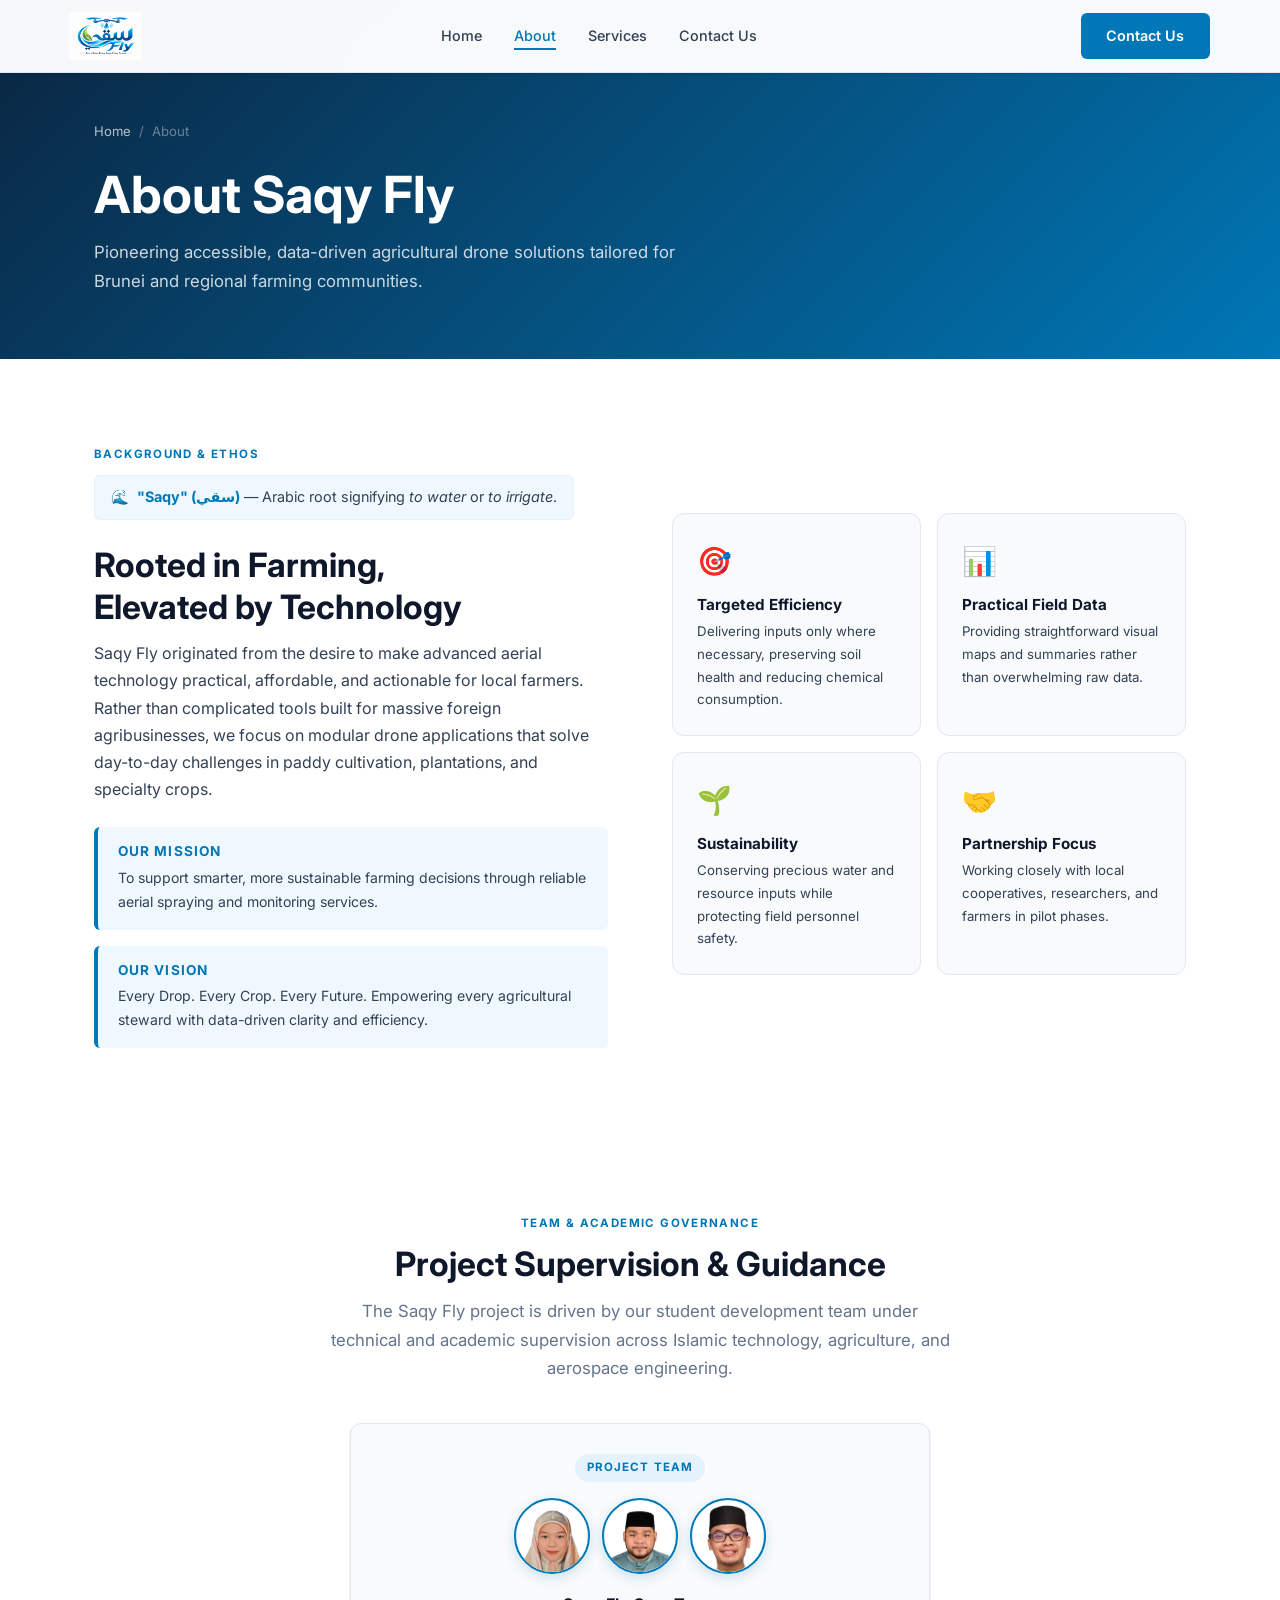
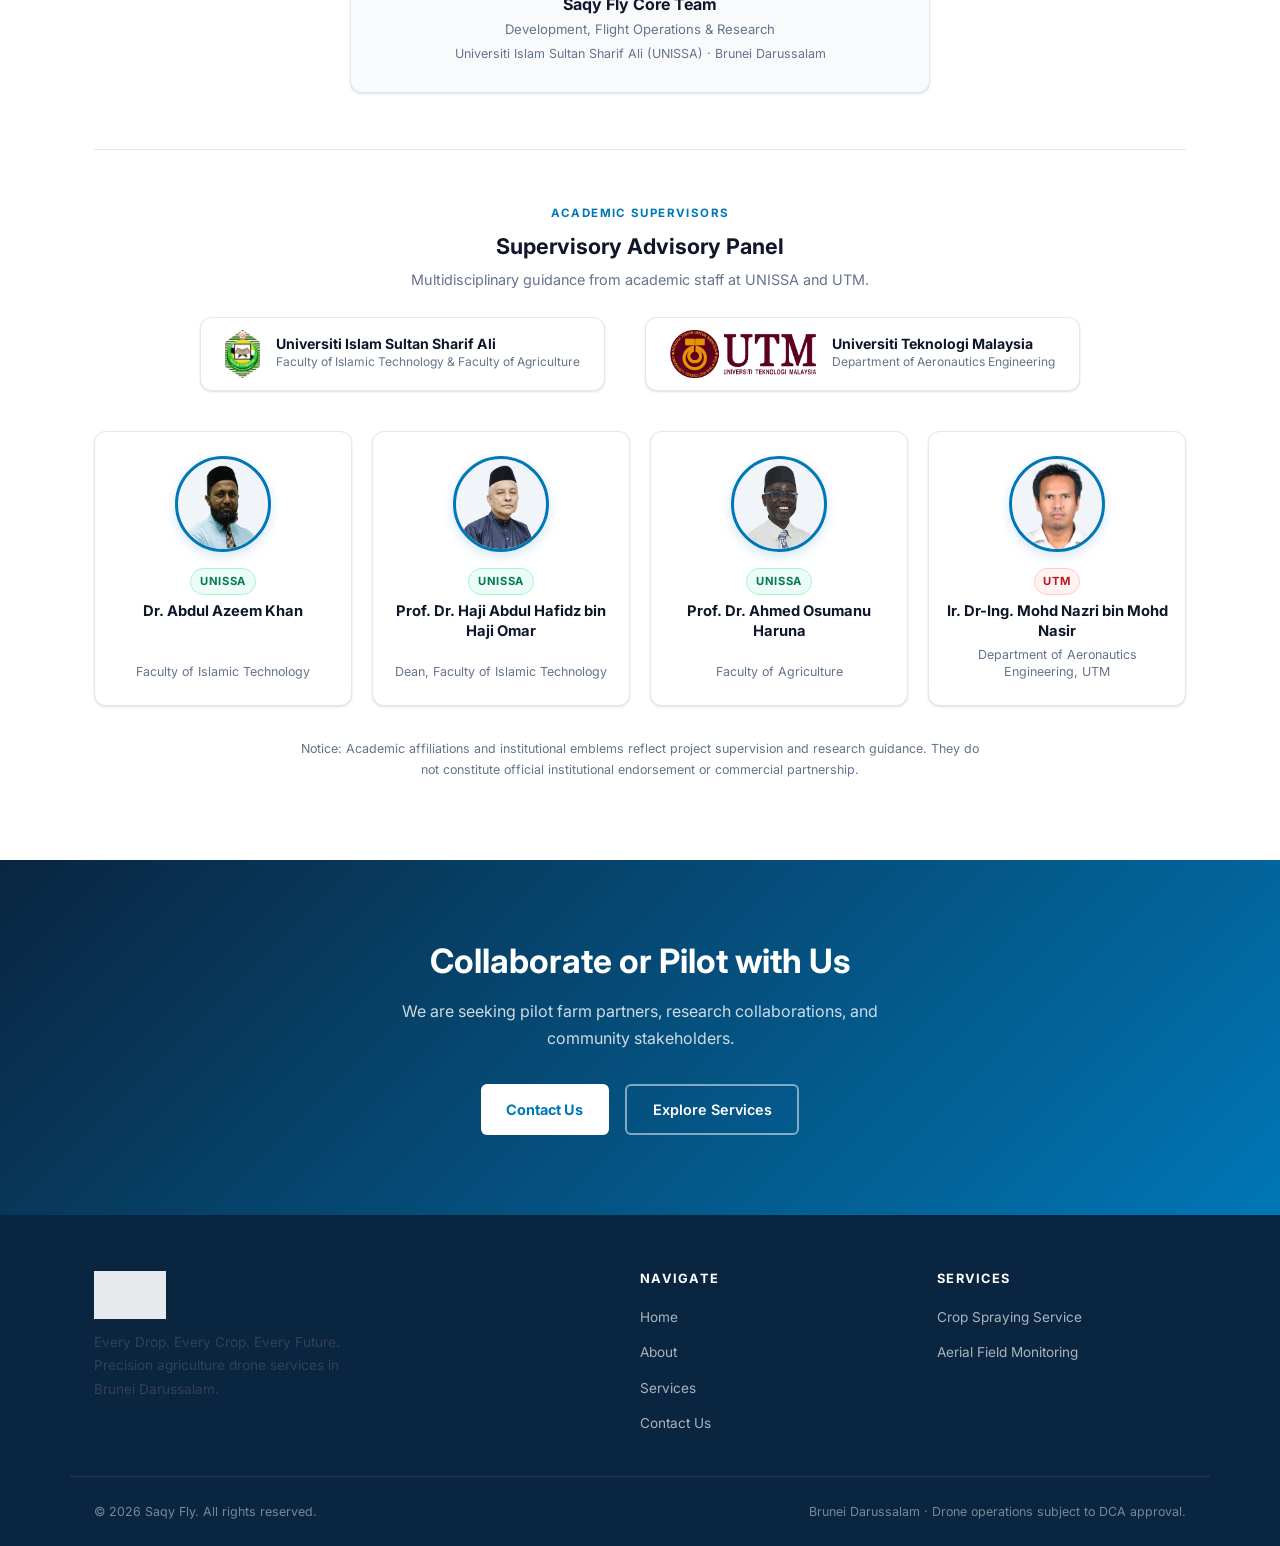
<file: about/index.html>
<!DOCTYPE html>
<html lang="en">
<head>
  <meta charset="UTF-8" />
  <meta name="viewport" content="width=device-width, initial-scale=1.0" />
  <title>About Us — Saqy Fly Precision Agriculture</title>
  <meta name="description" content="Learn about Saqy Fly's background, mission, technology vision, and project supervision in Brunei." />
  <link rel="preconnect" href="https://fonts.googleapis.com" />
  <link rel="preconnect" href="https://fonts.gstatic.com" crossorigin />
  <link href="https://fonts.googleapis.com/css2?family=Inter:wght@400;500;600;700;800&display=swap" rel="stylesheet" />
  <link rel="stylesheet" href="../assets/css/style.css" />
  <link rel="icon" href="data:image/svg+xml,<svg xmlns='http://www.w3.org/2000/svg' viewBox='0 0 32 32'><rect width='32' height='32' rx='6' fill='%230077b6'/><text x='5' y='23' font-size='18' font-weight='900' fill='%23fff'>SF</text></svg>" />
</head>
<body>

  <!-- ══ NAV ══ -->
  <nav class="nav" id="mainNav">
    <div class="container nav__inner">
      <a href="/" class="nav__logo">
        <img src="../images/logo.png" alt="Saqy Fly" />
      </a>
      <ul class="nav__links">
        <li><a href="/">Home</a></li>
        <li><a href="/about/" class="active">About</a></li>
        <li><a href="/services/">Services</a></li>
        <li><a href="/contact/">Contact Us</a></li>
      </ul>
      <a href="/contact/" class="btn btn-primary nav__cta">Contact Us</a>
      <button class="nav__hamburger" id="hamburger" aria-label="Open menu">
        <span></span><span></span><span></span>
      </button>
    </div>
  </nav>

  <!-- Mobile Nav -->
  <div class="nav__mobile" id="mobileNav" role="dialog" aria-label="Mobile navigation">
    <button class="nav__close" id="navClose" aria-label="Close menu">✕</button>
    <a href="/" onclick="closeMobileNav()">Home</a>
    <a href="/about/" onclick="closeMobileNav()">About</a>
    <a href="/services/" onclick="closeMobileNav()">Services</a>
    <a href="/contact/" onclick="closeMobileNav()">Contact Us</a>
    <a href="/contact/" class="btn btn-primary" onclick="closeMobileNav()">Contact Us</a>
  </div>

  <!-- ══ PAGE HERO ══ -->
  <section class="page-hero">
    <div class="container">
      <div class="breadcrumb">
        <a href="/">Home</a>
        <span>/</span>
        <span>About</span>
      </div>
      <h1>About Saqy Fly</h1>
      <p>
        Pioneering accessible, data-driven agricultural drone solutions tailored for Brunei and regional farming communities.
      </p>
    </div>
  </section>

  <!-- ══ MISSION & BACKGROUND ══ -->
  <section class="about-mission">
    <div class="container about-mission__inner">
      <div>
        <span class="section-label">Background &amp; Ethos</span>
        <div class="name-meaning">
          <span>🌊</span>
          <span><strong>"Saqy" (سقي)</strong> — Arabic root signifying <em>to water</em> or <em>to irrigate</em>.</span>
        </div>
        <h2 class="section-title">Rooted in Farming,<br>Elevated by Technology</h2>
        <p>
          Saqy Fly originated from the desire to make advanced aerial technology practical, affordable, and actionable for local farmers. Rather than complicated tools built for massive foreign agribusinesses, we focus on modular drone applications that solve day-to-day challenges in paddy cultivation, plantations, and specialty crops.
        </p>

        <div class="mission-vision">
          <div class="mv-box">
            <h4>Our Mission</h4>
            <p>To support smarter, more sustainable farming decisions through reliable aerial spraying and monitoring services.</p>
          </div>
          <div class="mv-box">
            <h4>Our Vision</h4>
            <p>Every Drop. Every Crop. Every Future. Empowering every agricultural steward with data-driven clarity and efficiency.</p>
          </div>
        </div>
      </div>

      <div class="about-mission__cards">
        <div class="mission-card">
          <div class="mission-card__icon">🎯</div>
          <h4>Targeted Efficiency</h4>
          <p>Delivering inputs only where necessary, preserving soil health and reducing chemical consumption.</p>
        </div>
        <div class="mission-card">
          <div class="mission-card__icon">📊</div>
          <h4>Practical Field Data</h4>
          <p>Providing straightforward visual maps and summaries rather than overwhelming raw data.</p>
        </div>
        <div class="mission-card">
          <div class="mission-card__icon">🌱</div>
          <h4>Sustainability</h4>
          <p>Conserving precious water and resource inputs while protecting field personnel safety.</p>
        </div>
        <div class="mission-card">
          <div class="mission-card__icon">🤝</div>
          <h4>Partnership Focus</h4>
          <p>Working closely with local cooperatives, researchers, and farmers in pilot phases.</p>
        </div>
      </div>
    </div>
  </section>

  <!-- ══ PROJECT SUPERVISION & GUIDANCE ══ -->
  <section class="supervision bg-grey">
    <div class="container">
      <div class="center" style="max-width:720px; margin:0 auto;">
        <span class="section-label">Team &amp; Academic Governance</span>
        <h2 class="section-title">Project Supervision &amp; Guidance</h2>
        <p class="section-subtitle" style="margin:0 auto;">
          The Saqy Fly project is driven by our student development team under technical and academic supervision across Islamic technology, agriculture, and aerospace engineering.
        </p>
      </div>

      <!-- Core Project Team Card -->
      <div style="max-width: 580px; margin: 2.5rem auto 0;">
        <div class="supervision-card">
          <span class="supervision-card__role">Project Team</span>
          <div class="team-avatars-row">
            <img src="../assets/images/team/team-1.png" alt="Project Team Member" class="team-avatar-img" />
            <img src="../assets/images/team/team-2.png" alt="Project Team Member" class="team-avatar-img" />
            <img src="../assets/images/team/team-3.png" alt="Project Team Member" class="team-avatar-img" />
          </div>
          <h4>Saqy Fly Core Team</h4>
          <div class="supervision-card__title">Development, Flight Operations &amp; Research</div>
          <div class="supervision-card__dept">Universiti Islam Sultan Sharif Ali (UNISSA) · Brunei Darussalam</div>
        </div>
      </div>

      <!-- Institutional Logos -->
      <div class="supervisors-section">
        <div class="center">
          <span class="section-label">Academic Supervisors</span>
          <h3 style="font-size: 1.35rem; margin-bottom: .5rem;">Supervisory Advisory Panel</h3>
          <p class="section-subtitle" style="margin:0 auto; font-size:.9rem;">
            Multidisciplinary guidance from academic staff at UNISSA and UTM.
          </p>

          <!-- Institution Badges -->
          <div class="institution-badges">
            <div class="institution-badge">
              <img src="../assets/images/logos/unissa.png" alt="UNISSA - Universiti Islam Sultan Sharif Ali" />
              <div class="institution-badge__info">
                <div class="institution-badge__name">Universiti Islam Sultan Sharif Ali</div>
                <div class="institution-badge__faculty">Faculty of Islamic Technology &amp; Faculty of Agriculture</div>
              </div>
            </div>

            <div class="institution-badge">
              <img src="../assets/images/logos/utm.png" alt="UTM - Universiti Teknologi Malaysia" />
              <div class="institution-badge__info">
                <div class="institution-badge__name">Universiti Teknologi Malaysia</div>
                <div class="institution-badge__faculty">Department of Aeronautics Engineering</div>
              </div>
            </div>
          </div>
        </div>

        <!-- 4 Supervisors Grid -->
        <div class="supervisors-grid">

          <!-- Supervisor 1 -->
          <div class="supervisor-card">
            <div class="supervisor-photo-wrap">
              <img src="../assets/images/supervisors/dr-azeem.png" alt="Dr. Abdul Azeem Khan" />
            </div>
            <span class="supervisor-tag supervisor-tag--unissa">UNISSA</span>
            <h4>Dr. Abdul Azeem Khan</h4>
            <div class="supervisor-dept">Faculty of Islamic Technology</div>
          </div>

          <!-- Supervisor 2 -->
          <div class="supervisor-card">
            <div class="supervisor-photo-wrap">
              <img src="../assets/images/supervisors/prof-hafidz.png" alt="Prof Dr. Haji Abdul Hafidz bin Haji Omar" />
            </div>
            <span class="supervisor-tag supervisor-tag--unissa">UNISSA</span>
            <h4>Prof. Dr. Haji Abdul Hafidz bin Haji Omar</h4>
            <div class="supervisor-dept">Dean, Faculty of Islamic Technology</div>
          </div>

          <!-- Supervisor 3 -->
          <div class="supervisor-card">
            <div class="supervisor-photo-wrap">
              <img src="../assets/images/supervisors/prof-ahmed.png" alt="Prof. Dr. Ahmed Osumanu Haruna" />
            </div>
            <span class="supervisor-tag supervisor-tag--unissa">UNISSA</span>
            <h4>Prof. Dr. Ahmed Osumanu Haruna</h4>
            <div class="supervisor-dept">Faculty of Agriculture</div>
          </div>

          <!-- Supervisor 4 -->
          <div class="supervisor-card">
            <div class="supervisor-photo-wrap">
              <img src="../assets/images/supervisors/dr-nazri.png" alt="Ir. Dr-Ing. Mohd Nazri bin Mohd Nasir" />
            </div>
            <span class="supervisor-tag supervisor-tag--utm">UTM</span>
            <h4>Ir. Dr-Ing. Mohd Nazri bin Mohd Nasir</h4>
            <div class="supervisor-dept">Department of Aeronautics Engineering, UTM</div>
          </div>

        </div>
      </div>

      <p class="center mt-3" style="font-size:.78rem; color:var(--text-muted); max-width: 680px; margin: 2rem auto 0;">
        Notice: Academic affiliations and institutional emblems reflect project supervision and research guidance. They do not constitute official institutional endorsement or commercial partnership.
      </p>
    </div>
  </section>

  <!-- ══ CTA BAND ══ -->
  <div class="cta-band">
    <div class="container">
      <h2>Collaborate or Pilot with Us</h2>
      <p>We are seeking pilot farm partners, research collaborations, and community stakeholders.</p>
      <div class="cta-band__actions">
        <a href="/contact/" class="btn btn-white">Contact Us</a>
        <a href="/services/" class="btn btn-outline" style="border-color:rgba(255,255,255,.5);color:#fff;">Explore Services</a>
      </div>
    </div>
  </div>

  <!-- ══ FOOTER ══ -->
  <footer class="footer">
    <div class="container footer__inner">
      <div class="footer__brand">
        <img src="../images/logo.png" alt="Saqy Fly" />
        <p>Every Drop. Every Crop. Every Future.<br>Precision agriculture drone services in Brunei Darussalam.</p>
      </div>
      <div class="footer__col">
        <h4>Navigate</h4>
        <ul>
          <li><a href="/">Home</a></li>
          <li><a href="/about/">About</a></li>
          <li><a href="/services/">Services</a></li>
          <li><a href="/contact/">Contact Us</a></li>
        </ul>
      </div>
      <div class="footer__col">
        <h4>Services</h4>
        <ul>
          <li><a href="/services/#spraying">Crop Spraying Service</a></li>
          <li><a href="/services/#monitoring">Aerial Field Monitoring</a></li>
        </ul>
      </div>
    </div>
    <div class="container footer__bottom">
      <span>© <span id="year"></span> Saqy Fly. All rights reserved.</span>
      <span>Brunei Darussalam · Drone operations subject to DCA approval.</span>
    </div>
  </footer>

  <script src="../assets/js/main.js"></script>
</body>
</html>
</file>
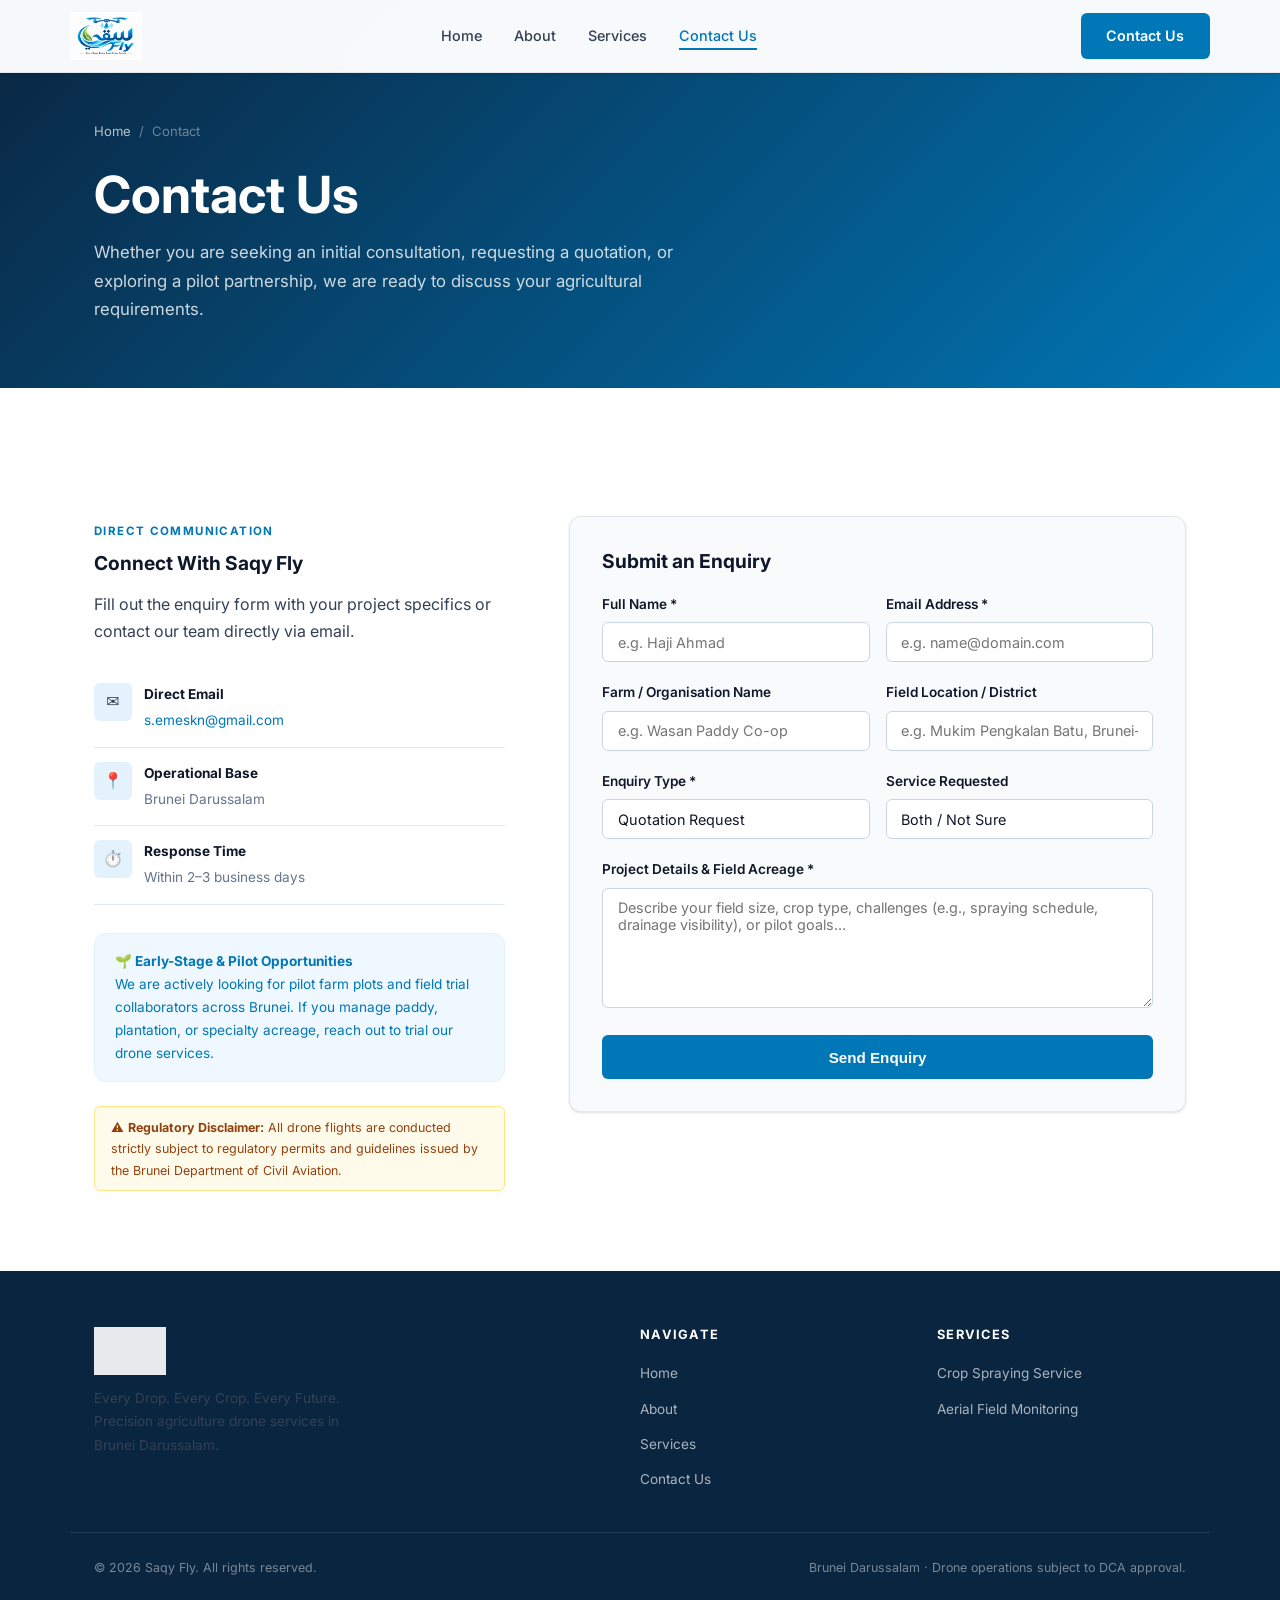
<file: contact/index.html>
<!DOCTYPE html>
<html lang="en">
<head>
  <meta charset="UTF-8" />
  <meta name="viewport" content="width=device-width, initial-scale=1.0" />
  <title>Contact Us — Saqy Fly Precision Agriculture</title>
  <meta name="description" content="Get in touch with Saqy Fly for consultations, quotation requests, and pilot project partnerships." />
  <link rel="preconnect" href="https://fonts.googleapis.com" />
  <link rel="preconnect" href="https://fonts.gstatic.com" crossorigin />
  <link href="https://fonts.googleapis.com/css2?family=Inter:wght@400;500;600;700;800&display=swap" rel="stylesheet" />
  <link rel="stylesheet" href="../assets/css/style.css" />
  <link rel="icon" href="data:image/svg+xml,<svg xmlns='http://www.w3.org/2000/svg' viewBox='0 0 32 32'><rect width='32' height='32' rx='6' fill='%230077b6'/><text x='5' y='23' font-size='18' font-weight='900' fill='%23fff'>SF</text></svg>" />
</head>
<body>

  <!-- ══ NAV ══ -->
  <nav class="nav" id="mainNav">
    <div class="container nav__inner">
      <a href="/" class="nav__logo">
        <img src="../images/logo.png" alt="Saqy Fly" />
      </a>
      <ul class="nav__links">
        <li><a href="/">Home</a></li>
        <li><a href="/about/">About</a></li>
        <li><a href="/services/">Services</a></li>
        <li><a href="/contact/" class="active">Contact Us</a></li>
      </ul>
      <a href="/contact/" class="btn btn-primary nav__cta">Contact Us</a>
      <button class="nav__hamburger" id="hamburger" aria-label="Open menu">
        <span></span><span></span><span></span>
      </button>
    </div>
  </nav>

  <!-- Mobile Nav -->
  <div class="nav__mobile" id="mobileNav" role="dialog" aria-label="Mobile navigation">
    <button class="nav__close" id="navClose" aria-label="Close menu">✕</button>
    <a href="/" onclick="closeMobileNav()">Home</a>
    <a href="/about/" onclick="closeMobileNav()">About</a>
    <a href="/services/" onclick="closeMobileNav()">Services</a>
    <a href="/contact/" onclick="closeMobileNav()">Contact Us</a>
    <a href="/contact/" class="btn btn-primary" onclick="closeMobileNav()">Contact Us</a>
  </div>

  <!-- ══ PAGE HERO ══ -->
  <section class="page-hero">
    <div class="container">
      <div class="breadcrumb">
        <a href="/">Home</a>
        <span>/</span>
        <span>Contact</span>
      </div>
      <h1>Contact Us</h1>
      <p>
        Whether you are seeking an initial consultation, requesting a quotation, or exploring a pilot partnership, we are ready to discuss your agricultural requirements.
      </p>
    </div>
  </section>

  <!-- ══ CONTACT SECTION ══ -->
  <section style="background:var(--white);">
    <div class="container contact-grid">

      <!-- LEFT: Details -->
      <div class="contact-info">
        <span class="section-label">Direct Communication</span>
        <h3>Connect With Saqy Fly</h3>
        <p>
          Fill out the enquiry form with your project specifics or contact our team directly via email.
        </p>

        <div class="contact-detail">
          <div class="contact-detail__icon">✉️</div>
          <div>
            <strong>Direct Email</strong>
            <span><a href="mailto:s.emeskn@gmail.com">s.emeskn@gmail.com</a></span>
          </div>
        </div>

        <div class="contact-detail">
          <div class="contact-detail__icon">📍</div>
          <div>
            <strong>Operational Base</strong>
            <span>Brunei Darussalam</span>
          </div>
        </div>

        <div class="contact-detail">
          <div class="contact-detail__icon">⏱️</div>
          <div>
            <strong>Response Time</strong>
            <span>Within 2–3 business days</span>
          </div>
        </div>

        <div class="stage-note">
          <strong>🌱 Early-Stage &amp; Pilot Opportunities</strong><br>
          We are actively looking for pilot farm plots and field trial collaborators across Brunei. If you manage paddy, plantation, or specialty acreage, reach out to trial our drone services.
        </div>

        <div class="regulatory-note" style="margin-top:1.5rem;">
          ⚠️ <strong>Regulatory Disclaimer:</strong> All drone flights are conducted strictly subject to regulatory permits and guidelines issued by the Brunei Department of Civil Aviation.
        </div>
      </div>

      <!-- RIGHT: Form -->
      <div>
        <form class="contact-form" id="enquiryForm" name="contact" method="POST" data-netlify="true" netlify-honeypot="bot-field" novalidate>
          <input type="hidden" name="form-name" value="contact" />
          <p style="display:none;" aria-hidden="true">
            <label>Don't fill this out if you're human: <input name="bot-field" /></label>
          </p>
          <input type="hidden" name="subject" value="New Saqy Fly Enquiry from %{name}" />
          <h3 style="margin-bottom:1.25rem;">Submit an Enquiry</h3>

          <div class="form-row">
            <div class="form-group">
              <label for="name">Full Name *</label>
              <input type="text" id="name" name="name" required placeholder="e.g. Haji Ahmad" />
            </div>
            <div class="form-group">
              <label for="email">Email Address *</label>
              <input type="email" id="email" name="email" required placeholder="e.g. name@domain.com" />
            </div>
          </div>

          <div class="form-row">
            <div class="form-group">
              <label for="organisation">Farm / Organisation Name</label>
              <input type="text" id="organisation" name="organisation" placeholder="e.g. Wasan Paddy Co-op" />
            </div>
            <div class="form-group">
              <label for="location">Field Location / District</label>
              <input type="text" id="location" name="location" placeholder="e.g. Mukim Pengkalan Batu, Brunei-Muara" />
            </div>
          </div>

          <div class="form-row">
            <div class="form-group">
              <label for="enquiry_type">Enquiry Type *</label>
              <select id="enquiry_type" name="enquiry_type" required>
                <option value="Quotation Request" selected>Quotation Request</option>
                <option value="Consultation Request">Consultation Request</option>
                <option value="Pilot Project Enquiry">Pilot Project Enquiry</option>
                <option value="Research Collaboration">Research Collaboration</option>
                <option value="General Question">General Question</option>
              </select>
            </div>
            <div class="form-group">
              <label for="service_requested">Service Requested</label>
              <select id="service_requested" name="service_requested">
                <option value="Both / Not Sure">Both / Not Sure</option>
                <option value="Crop Spraying Service">Crop Spraying Service ($50/hr indicative)</option>
                <option value="Aerial Field Monitoring">Aerial Field Monitoring ($20/lot indicative)</option>
                <option value="Custom Pilot Trial">Custom Pilot Trial</option>
              </select>
            </div>
          </div>

          <div class="form-group">
            <label for="message">Project Details &amp; Field Acreage *</label>
            <textarea id="message" name="message" required placeholder="Describe your field size, crop type, challenges (e.g., spraying schedule, drainage visibility), or pilot goals..."></textarea>
          </div>

          <button type="submit" class="btn btn-primary form__submit" id="submitBtn">
            Send Enquiry
          </button>

          <div class="form__status" id="formStatus"></div>
        </form>
      </div>

    </div>
  </section>

  <!-- ══ FOOTER ══ -->
  <footer class="footer">
    <div class="container footer__inner">
      <div class="footer__brand">
        <img src="../images/logo.png" alt="Saqy Fly" />
        <p>Every Drop. Every Crop. Every Future.<br>Precision agriculture drone services in Brunei Darussalam.</p>
      </div>
      <div class="footer__col">
        <h4>Navigate</h4>
        <ul>
          <li><a href="/">Home</a></li>
          <li><a href="/about/">About</a></li>
          <li><a href="/services/">Services</a></li>
          <li><a href="/contact/">Contact Us</a></li>
        </ul>
      </div>
      <div class="footer__col">
        <h4>Services</h4>
        <ul>
          <li><a href="/services/#spraying">Crop Spraying Service</a></li>
          <li><a href="/services/#monitoring">Aerial Field Monitoring</a></li>
        </ul>
      </div>
    </div>
    <div class="container footer__bottom">
      <span>© <span id="year"></span> Saqy Fly. All rights reserved.</span>
      <span>Brunei Darussalam · Drone operations subject to DCA approval.</span>
    </div>
  </footer>

  <script src="../assets/js/main.js"></script>
</body>
</html>
</file>
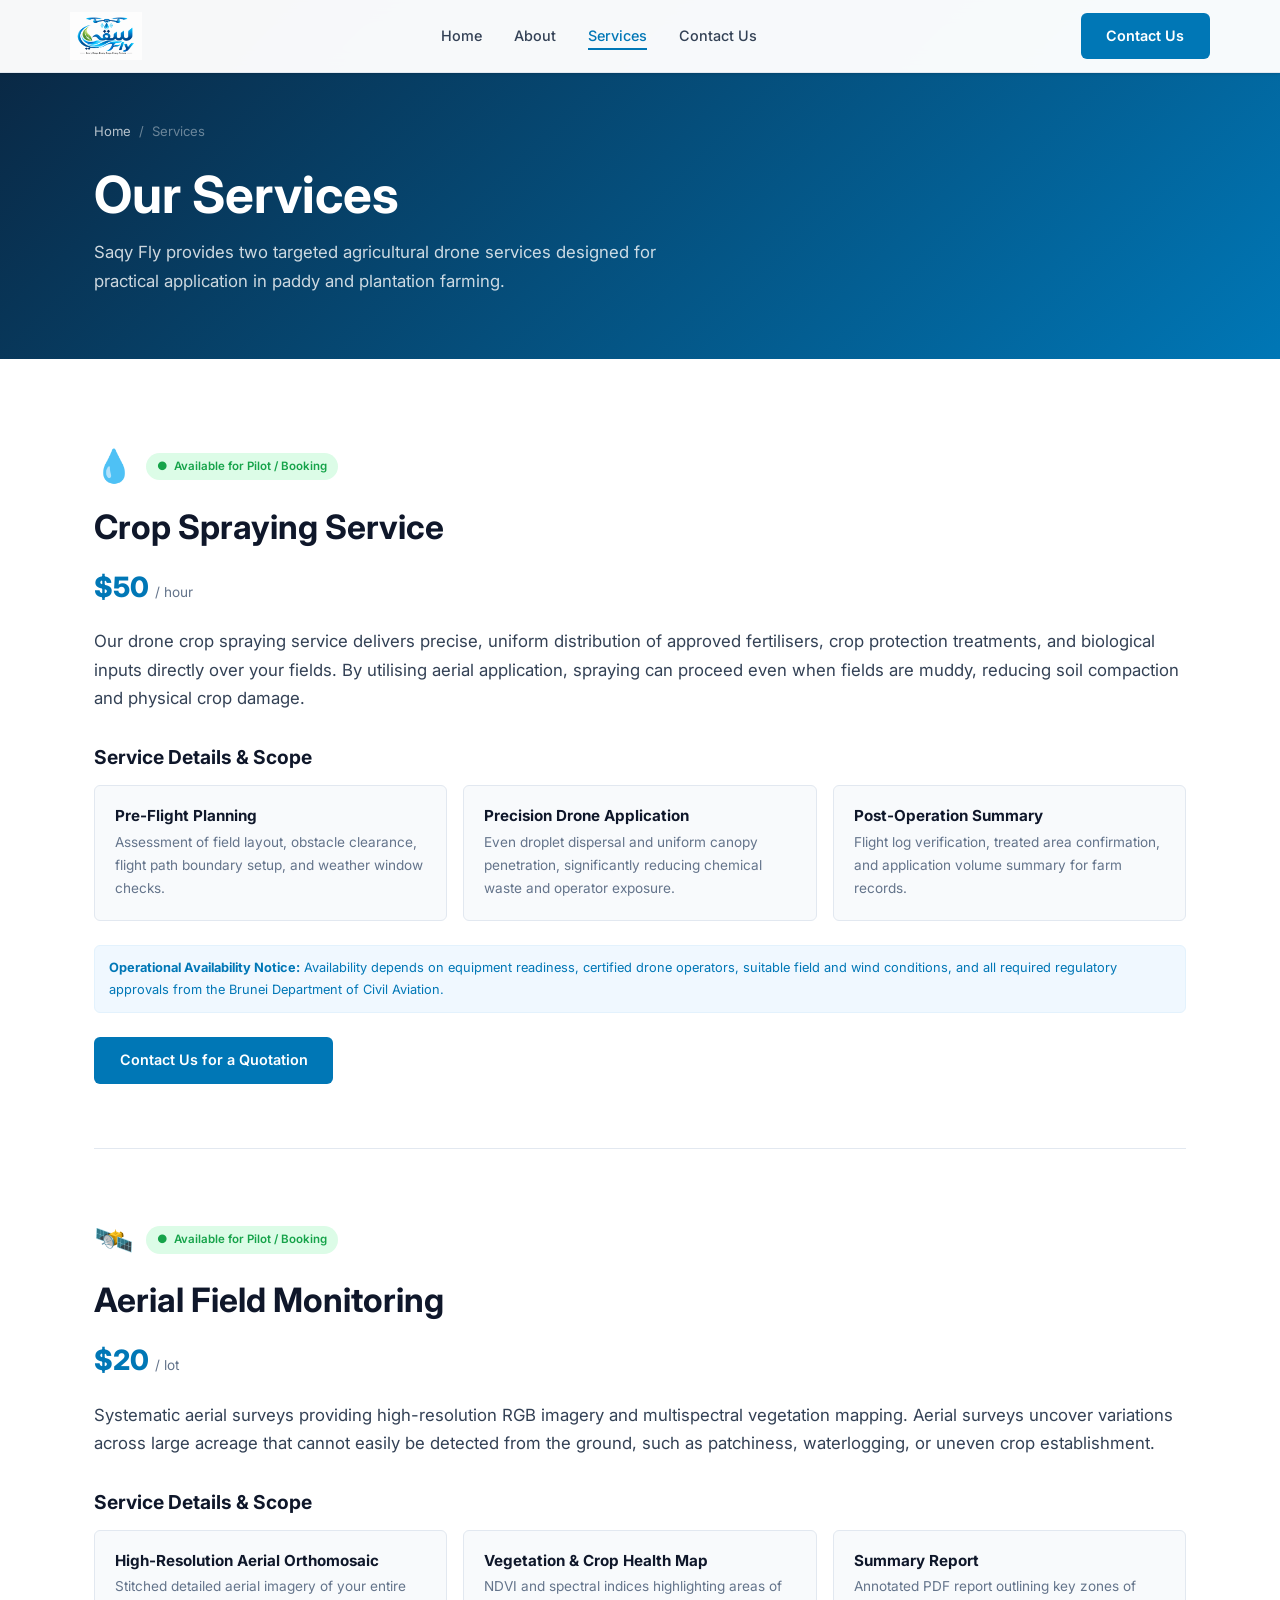
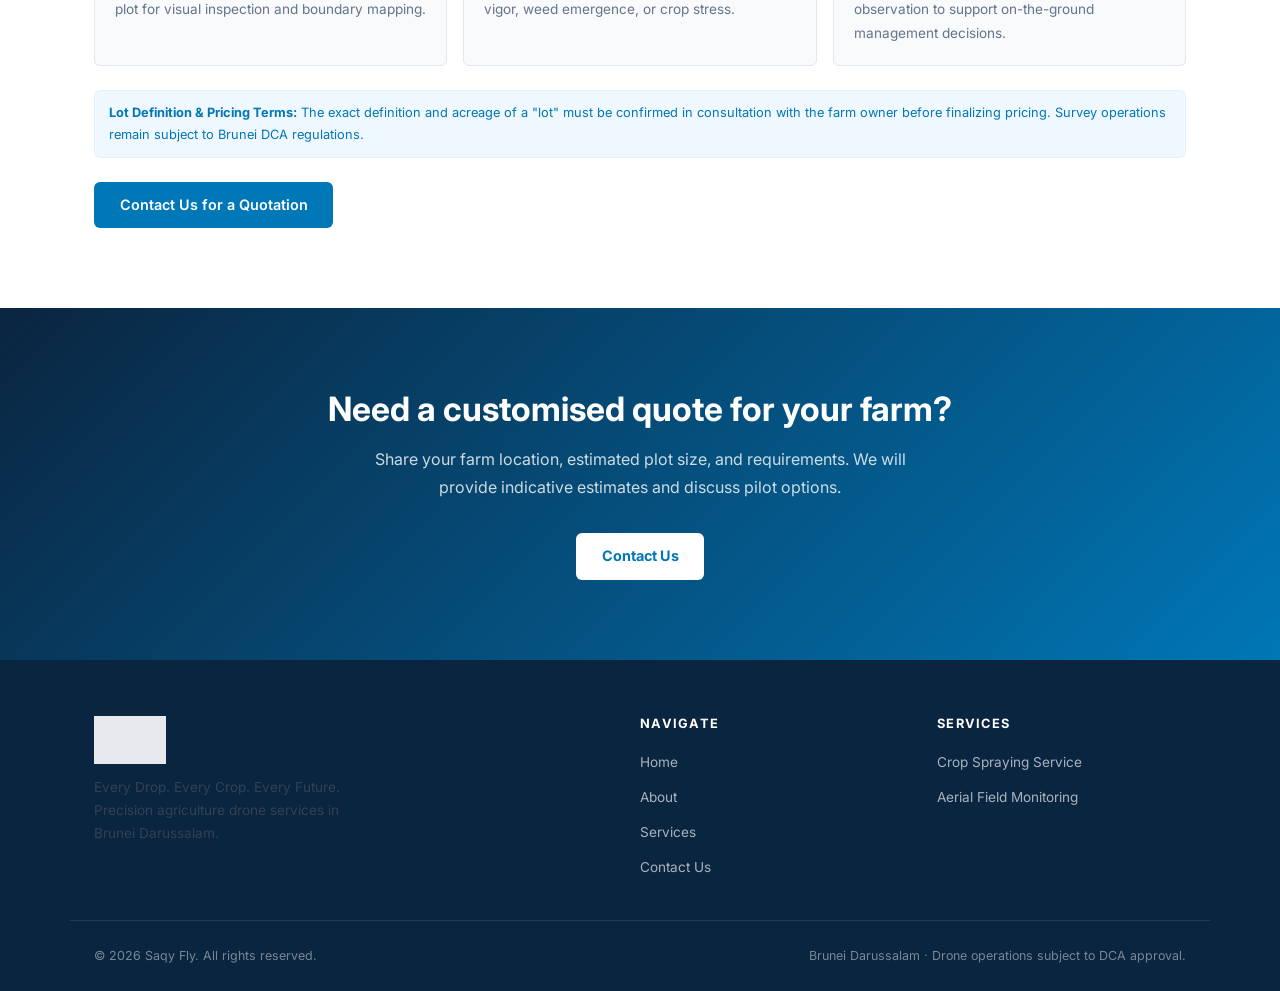
<file: services/index.html>
<!DOCTYPE html>
<html lang="en">
<head>
  <meta charset="UTF-8" />
  <meta name="viewport" content="width=device-width, initial-scale=1.0" />
  <title>Services — Saqy Fly Precision Agriculture</title>
  <meta name="description" content="Explore our two core drone services: Crop Spraying Service and Aerial Field Monitoring for paddy and plantation farming in Brunei." />
  <link rel="preconnect" href="https://fonts.googleapis.com" />
  <link rel="preconnect" href="https://fonts.gstatic.com" crossorigin />
  <link href="https://fonts.googleapis.com/css2?family=Inter:wght@400;500;600;700;800&display=swap" rel="stylesheet" />
  <link rel="stylesheet" href="../assets/css/style.css" />
  <link rel="icon" href="data:image/svg+xml,<svg xmlns='http://www.w3.org/2000/svg' viewBox='0 0 32 32'><rect width='32' height='32' rx='6' fill='%230077b6'/><text x='5' y='23' font-size='18' font-weight='900' fill='%23fff'>SF</text></svg>" />
</head>
<body>

  <!-- ══ NAV ══ -->
  <nav class="nav" id="mainNav">
    <div class="container nav__inner">
      <a href="/" class="nav__logo">
        <img src="../images/logo.png" alt="Saqy Fly" />
      </a>
      <ul class="nav__links">
        <li><a href="/">Home</a></li>
        <li><a href="/about/">About</a></li>
        <li><a href="/services/" class="active">Services</a></li>
        <li><a href="/contact/">Contact Us</a></li>
      </ul>
      <a href="/contact/" class="btn btn-primary nav__cta">Contact Us</a>
      <button class="nav__hamburger" id="hamburger" aria-label="Open menu">
        <span></span><span></span><span></span>
      </button>
    </div>
  </nav>

  <!-- Mobile Nav -->
  <div class="nav__mobile" id="mobileNav" role="dialog" aria-label="Mobile navigation">
    <button class="nav__close" id="navClose" aria-label="Close menu">✕</button>
    <a href="/" onclick="closeMobileNav()">Home</a>
    <a href="/about/" onclick="closeMobileNav()">About</a>
    <a href="/services/" onclick="closeMobileNav()">Services</a>
    <a href="/contact/" onclick="closeMobileNav()">Contact Us</a>
    <a href="/contact/" class="btn btn-primary" onclick="closeMobileNav()">Contact Us</a>
  </div>

  <!-- ══ PAGE HERO ══ -->
  <section class="page-hero">
    <div class="container">
      <div class="breadcrumb">
        <a href="/">Home</a>
        <span>/</span>
        <span>Services</span>
      </div>
      <h1>Our Services</h1>
      <p>
        Saqy Fly provides two targeted agricultural drone services designed for practical application in paddy and plantation farming.
      </p>
    </div>
  </section>

  <!-- ══ SERVICES LIST ══ -->
  <section style="background:var(--white);">
    <div class="container">

      <!-- SERVICE 1: CROP SPRAYING -->
      <div id="spraying" style="padding-bottom: 4rem; border-bottom: 1px solid var(--border);">
        <div style="display:flex; align-items:center; gap:.75rem; margin-bottom:.75rem;">
          <span style="font-size:2rem;">💧</span>
          <span class="status-badge status--available">Available for Pilot / Booking</span>
        </div>
        <h2>Crop Spraying Service</h2>
        <div class="service-card__price" style="margin-top:1rem; border-bottom:none; padding-bottom:0;">
          <span class="amount">$50</span>
          <span class="unit">/ hour</span>
        </div>
        <p style="margin-top:1rem; font-size:1.05rem;">
          Our drone crop spraying service delivers precise, uniform distribution of approved fertilisers, crop protection treatments, and biological inputs directly over your fields. By utilising aerial application, spraying can proceed even when fields are muddy, reducing soil compaction and physical crop damage.
        </p>

        <h3 style="margin-top:2rem; margin-bottom:1rem;">Service Details &amp; Scope</h3>
        <div style="display:grid; grid-template-columns:repeat(auto-fit, minmax(260px, 1fr)); gap:1rem; margin-bottom:1.5rem;">
          <div style="background:var(--grey-50); border:1px solid var(--border); padding:1.25rem; border-radius:var(--radius-sm);">
            <h4 style="margin-bottom:.35rem; font-size:.95rem;">Pre-Flight Planning</h4>
            <p style="font-size:.85rem; color:var(--text-muted);">Assessment of field layout, obstacle clearance, flight path boundary setup, and weather window checks.</p>
          </div>
          <div style="background:var(--grey-50); border:1px solid var(--border); padding:1.25rem; border-radius:var(--radius-sm);">
            <h4 style="margin-bottom:.35rem; font-size:.95rem;">Precision Drone Application</h4>
            <p style="font-size:.85rem; color:var(--text-muted);">Even droplet dispersal and uniform canopy penetration, significantly reducing chemical waste and operator exposure.</p>
          </div>
          <div style="background:var(--grey-50); border:1px solid var(--border); padding:1.25rem; border-radius:var(--radius-sm);">
            <h4 style="margin-bottom:.35rem; font-size:.95rem;">Post-Operation Summary</h4>
            <p style="font-size:.85rem; color:var(--text-muted);">Flight log verification, treated area confirmation, and application volume summary for farm records.</p>
          </div>
        </div>

        <div class="availability-note" style="margin-top:1rem;">
          <strong>Operational Availability Notice:</strong> Availability depends on equipment readiness, certified drone operators, suitable field and wind conditions, and all required regulatory approvals from the Brunei Department of Civil Aviation.
        </div>

        <div style="margin-top:1.5rem;">
          <a href="/contact/?service=spraying" class="btn btn-primary">Contact Us for a Quotation</a>
        </div>
      </div>

      <!-- SERVICE 2: AERIAL FIELD MONITORING -->
      <div id="monitoring" style="padding-top: 4rem;">
        <div style="display:flex; align-items:center; gap:.75rem; margin-bottom:.75rem;">
          <span style="font-size:2rem;">🛰️</span>
          <span class="status-badge status--available">Available for Pilot / Booking</span>
        </div>
        <h2>Aerial Field Monitoring</h2>
        <div class="service-card__price" style="margin-top:1rem; border-bottom:none; padding-bottom:0;">
          <span class="amount">$20</span>
          <span class="unit">/ lot</span>
        </div>
        <p style="margin-top:1rem; font-size:1.05rem;">
          Systematic aerial surveys providing high-resolution RGB imagery and multispectral vegetation mapping. Aerial surveys uncover variations across large acreage that cannot easily be detected from the ground, such as patchiness, waterlogging, or uneven crop establishment.
        </p>

        <h3 style="margin-top:2rem; margin-bottom:1rem;">Service Details &amp; Scope</h3>
        <div style="display:grid; grid-template-columns:repeat(auto-fit, minmax(260px, 1fr)); gap:1rem; margin-bottom:1.5rem;">
          <div style="background:var(--grey-50); border:1px solid var(--border); padding:1.25rem; border-radius:var(--radius-sm);">
            <h4 style="margin-bottom:.35rem; font-size:.95rem;">High-Resolution Aerial Orthomosaic</h4>
            <p style="font-size:.85rem; color:var(--text-muted);">Stitched detailed aerial imagery of your entire plot for visual inspection and boundary mapping.</p>
          </div>
          <div style="background:var(--grey-50); border:1px solid var(--border); padding:1.25rem; border-radius:var(--radius-sm);">
            <h4 style="margin-bottom:.35rem; font-size:.95rem;">Vegetation &amp; Crop Health Map</h4>
            <p style="font-size:.85rem; color:var(--text-muted);">NDVI and spectral indices highlighting areas of vigor, weed emergence, or crop stress.</p>
          </div>
          <div style="background:var(--grey-50); border:1px solid var(--border); padding:1.25rem; border-radius:var(--radius-sm);">
            <h4 style="margin-bottom:.35rem; font-size:.95rem;">Summary Report</h4>
            <p style="font-size:.85rem; color:var(--text-muted);">Annotated PDF report outlining key zones of observation to support on-the-ground management decisions.</p>
          </div>
        </div>

        <div class="availability-note" style="margin-top:1rem;">
          <strong>Lot Definition &amp; Pricing Terms:</strong> The exact definition and acreage of a "lot" must be confirmed in consultation with the farm owner before finalizing pricing. Survey operations remain subject to Brunei DCA regulations.
        </div>

        <div style="margin-top:1.5rem;">
          <a href="/contact/?service=monitoring" class="btn btn-primary">Contact Us for a Quotation</a>
        </div>
      </div>

    </div>
  </section>

  <!-- ══ CTA BAND ══ -->
  <div class="cta-band">
    <div class="container">
      <h2>Need a customised quote for your farm?</h2>
      <p>Share your farm location, estimated plot size, and requirements. We will provide indicative estimates and discuss pilot options.</p>
      <div class="cta-band__actions">
        <a href="/contact/" class="btn btn-white">Contact Us</a>
      </div>
    </div>
  </div>

  <!-- ══ FOOTER ══ -->
  <footer class="footer">
    <div class="container footer__inner">
      <div class="footer__brand">
        <img src="../images/logo.png" alt="Saqy Fly" />
        <p>Every Drop. Every Crop. Every Future.<br>Precision agriculture drone services in Brunei Darussalam.</p>
      </div>
      <div class="footer__col">
        <h4>Navigate</h4>
        <ul>
          <li><a href="/">Home</a></li>
          <li><a href="/about/">About</a></li>
          <li><a href="/services/">Services</a></li>
          <li><a href="/contact/">Contact Us</a></li>
        </ul>
      </div>
      <div class="footer__col">
        <h4>Services</h4>
        <ul>
          <li><a href="/services/#spraying">Crop Spraying Service</a></li>
          <li><a href="/services/#monitoring">Aerial Field Monitoring</a></li>
        </ul>
      </div>
    </div>
    <div class="container footer__bottom">
      <span>© <span id="year"></span> Saqy Fly. All rights reserved.</span>
      <span>Brunei Darussalam · Drone operations subject to DCA approval.</span>
    </div>
  </footer>

  <script src="../assets/js/main.js"></script>
</body>
</html>
</file>
<file: assets/css/style.css>
/* ============================================================
   SAQY FLY — Global Stylesheet
   Theme: White background · Ocean-blue branding
   ============================================================ */

:root {
  /* Colours */
  --blue-900:  #0a2540;
  --blue-800:  #0d3461;
  --blue-700:  #1354a0;
  --blue-600:  #1a6fc4;
  --blue-500:  #2196f3;
  --blue-400:  #42a5f5;
  --blue-100:  #e3f2fd;
  --blue-50:   #f0f8ff;
  --ocean:     #0077b6;
  --ocean-mid: #0096c7;
  --ocean-light: #00b4d8;
  --ocean-pale: #caf0f8;

  --white:     #ffffff;
  --grey-50:   #f8fafc;
  --grey-100:  #f1f5f9;
  --grey-200:  #e2e8f0;
  --grey-300:  #cbd5e1;
  --grey-400:  #94a3b8;
  --grey-500:  #64748b;
  --grey-700:  #334155;
  --grey-900:  #0f172a;

  --text-dark:  #0f172a;
  --text-body:  #334155;
  --text-muted: #64748b;
  --border:     #e2e8f0;

  --accent:     var(--ocean);
  --accent-hover: var(--ocean-mid);

  /* Spacing & Shape */
  --radius:    12px;
  --radius-sm: 6px;
  --radius-lg: 20px;
  --shadow-sm: 0 1px 3px rgba(0,0,0,.08), 0 1px 2px rgba(0,0,0,.06);
  --shadow:    0 4px 16px rgba(0,119,182,.12);
  --shadow-lg: 0 12px 40px rgba(0,119,182,.16);
  --transition: 0.22s ease;
  --max-w: 1140px;
  --font: 'Inter', system-ui, -apple-system, sans-serif;
}

/* ── Reset ── */
*, *::before, *::after { box-sizing: border-box; margin: 0; padding: 0; }
html { scroll-behavior: smooth; font-size: 16px; }
body {
  font-family: var(--font);
  background: var(--white);
  color: var(--text-body);
  line-height: 1.7;
  -webkit-font-smoothing: antialiased;
}
img { max-width: 100%; display: block; }
a { color: var(--ocean); text-decoration: none; }
a:hover { text-decoration: underline; }

/* ── Typography ── */
h1,h2,h3,h4 { font-weight: 700; line-height: 1.25; color: var(--text-dark); }
h1 { font-size: clamp(2rem, 5vw, 3.2rem); }
h2 { font-size: clamp(1.5rem, 3vw, 2.1rem); }
h3 { font-size: 1.2rem; }
p  { color: var(--text-body); }

/* ── Layout ── */
.container { max-width: var(--max-w); margin: 0 auto; padding: 0 1.5rem; }
section { padding: 5rem 0; }
.section-label {
  display: inline-block;
  text-transform: uppercase;
  letter-spacing: .12em;
  font-size: .72rem;
  font-weight: 700;
  color: var(--ocean);
  margin-bottom: .6rem;
}
.section-title { margin-bottom: .75rem; }
.section-subtitle { font-size: 1.05rem; color: var(--text-muted); max-width: 620px; }
.bg-grey   { background: var(--grey-50); }
.bg-blue   { background: var(--blue-900); }
.bg-white  { background: var(--white); }

/* ── Buttons ── */
.btn {
  display: inline-flex;
  align-items: center;
  gap: .45rem;
  padding: .7rem 1.6rem;
  border-radius: var(--radius-sm);
  font-weight: 600;
  font-size: .9rem;
  cursor: pointer;
  border: none;
  transition: var(--transition);
  text-decoration: none;
  white-space: nowrap;
}
.btn-primary {
  background: var(--ocean);
  color: var(--white);
}
.btn-primary:hover { background: var(--ocean-mid); text-decoration: none; color: var(--white); }
.btn-outline {
  background: transparent;
  color: var(--ocean);
  border: 2px solid var(--ocean);
}
.btn-outline:hover { background: var(--blue-50); text-decoration: none; }
.btn-white {
  background: var(--white);
  color: var(--ocean);
  font-weight: 700;
}
.btn-white:hover { background: var(--blue-50); text-decoration: none; }

/* ── NAV ── */
.nav {
  position: fixed; top: 0; left: 0; right: 0; z-index: 200;
  background: rgba(255,255,255,.97);
  backdrop-filter: blur(10px);
  border-bottom: 1px solid var(--border);
  box-shadow: var(--shadow-sm);
  transition: var(--transition);
}
.nav__inner {
  display: flex;
  align-items: center;
  justify-content: space-between;
  padding: .75rem 0;
}
.nav__logo {
  display: flex;
  align-items: center;
  text-decoration: none;
}
.nav__logo img {
  height: 48px;
  width: auto;
  object-fit: contain;
}
.nav__links {
  display: flex;
  align-items: center;
  gap: 2rem;
  list-style: none;
}
.nav__links a {
  color: var(--text-body);
  font-size: .9rem;
  font-weight: 500;
  transition: var(--transition);
  padding: .25rem 0;
  border-bottom: 2px solid transparent;
}
.nav__links a:hover,
.nav__links a.active {
  color: var(--ocean);
  border-bottom-color: var(--ocean);
  text-decoration: none;
}
.nav__cta { margin-left: 1.5rem; }

/* Hamburger */
.nav__hamburger {
  display: none;
  flex-direction: column;
  gap: 5px;
  cursor: pointer;
  padding: .4rem;
  background: none;
  border: none;
}
.nav__hamburger span {
  display: block;
  width: 24px;
  height: 2px;
  background: var(--text-dark);
  border-radius: 2px;
  transition: var(--transition);
}

/* Mobile nav overlay */
.nav__mobile {
  display: none;
  position: fixed;
  inset: 0;
  background: var(--white);
  z-index: 199;
  flex-direction: column;
  align-items: center;
  justify-content: center;
  gap: 1.75rem;
}
.nav__mobile.open { display: flex; }
.nav__mobile a {
  font-size: 1.4rem;
  font-weight: 700;
  color: var(--text-dark);
}
.nav__mobile a:hover { color: var(--ocean); }
.nav__close {
  position: absolute;
  top: 1.25rem; right: 1.5rem;
  background: none; border: none;
  font-size: 1.75rem;
  color: var(--text-dark);
  cursor: pointer;
}

/* ── HERO ── */
.hero {
  min-height: 92vh;
  display: flex;
  align-items: center;
  padding-top: 80px;
  background: linear-gradient(135deg, var(--blue-900) 0%, var(--ocean) 60%, var(--ocean-light) 100%);
  position: relative;
  overflow: hidden;
}
.hero::before {
  content: '';
  position: absolute;
  inset: 0;
  background:
    radial-gradient(ellipse 70% 70% at 80% 50%, rgba(255,255,255,.06) 0%, transparent 60%),
    url("data:image/svg+xml,%3Csvg width='60' height='60' viewBox='0 0 60 60' xmlns='http://www.w3.org/2000/svg'%3E%3Cg fill='none' fill-rule='evenodd'%3E%3Cg fill='%23ffffff' fill-opacity='0.03'%3E%3Cpath d='M36 34v-4h-2v4h-4v2h4v4h2v-4h4v-2h-4zm0-30V0h-2v4h-4v2h4v4h2V6h4V4h-4zM6 34v-4H4v4H0v2h4v4h2v-4h4v-2H6zM6 4V0H4v4H0v2h4v4h2V6h4V4H6z'/%3E%3C/g%3E%3C/g%3E%3C/svg%3E");
}
.hero__inner {
  position: relative;
  z-index: 1;
  display: grid;
  grid-template-columns: 1fr 1fr;
  gap: 3rem;
  align-items: center;
  padding: 4rem 0;
}
.hero__eyebrow {
  display: inline-flex;
  align-items: center;
  gap: .5rem;
  background: rgba(255,255,255,.15);
  border: 1px solid rgba(255,255,255,.25);
  border-radius: 100px;
  padding: .3rem 1rem;
  font-size: .78rem;
  font-weight: 600;
  color: rgba(255,255,255,.95);
  margin-bottom: 1.25rem;
}
.hero__title {
  color: var(--white);
  margin-bottom: 1.1rem;
}
.hero__title em { font-style: normal; color: var(--ocean-pale); }
.hero__subtitle {
  font-size: 1.1rem;
  color: rgba(255,255,255,.85);
  margin-bottom: 2rem;
  max-width: 520px;
}
.hero__actions { display: flex; gap: 1rem; flex-wrap: wrap; }
.hero__notice {
  margin-top: 1.75rem;
  padding: .75rem 1rem;
  background: rgba(255,255,255,.1);
  border-left: 3px solid rgba(255,255,255,.4);
  border-radius: var(--radius-sm);
  font-size: .82rem;
  color: rgba(255,255,255,.8);
}
.hero__visual {
  display: flex;
  flex-direction: column;
  gap: 1rem;
}
.hero__drone-card {
  background: rgba(255,255,255,.12);
  border: 1px solid rgba(255,255,255,.2);
  border-radius: var(--radius);
  padding: 2rem;
  text-align: center;
  backdrop-filter: blur(6px);
}
.hero__drone-card svg {
  width: 65%;
  margin: 0 auto;
  animation: float 4s ease-in-out infinite;
}
@keyframes float {
  0%,100% { transform: translateY(0); }
  50% { transform: translateY(-12px); }
}
.hero__drone-label {
  font-size: .72rem;
  color: rgba(255,255,255,.55);
  margin-top: .75rem;
}
.hero__stats {
  display: grid;
  grid-template-columns: 1fr 1fr;
  gap: 1rem;
}
.hero__stat {
  background: rgba(255,255,255,.1);
  border: 1px solid rgba(255,255,255,.15);
  border-radius: var(--radius-sm);
  padding: .9rem 1rem;
  text-align: center;
}
.hero__stat strong {
  display: block;
  font-size: 1.4rem;
  font-weight: 800;
  color: var(--white);
}
.hero__stat span { font-size: .78rem; color: rgba(255,255,255,.65); }

/* ── SERVICES ── */
.services-grid {
  display: grid;
  grid-template-columns: 1fr 1fr;
  gap: 2rem;
  margin-top: 3rem;
}
.service-card {
  background: var(--white);
  border: 1px solid var(--border);
  border-radius: var(--radius);
  overflow: hidden;
  box-shadow: var(--shadow-sm);
  transition: var(--transition);
  display: flex;
  flex-direction: column;
}
.service-card:hover {
  box-shadow: var(--shadow-lg);
  transform: translateY(-3px);
}
.service-card__header {
  background: linear-gradient(135deg, var(--blue-900), var(--ocean));
  padding: 2rem;
  color: var(--white);
}
.service-card__icon { font-size: 2.5rem; margin-bottom: 1rem; }
.service-card__header h3 { color: var(--white); font-size: 1.3rem; margin-bottom: .4rem; }
.service-card__header p { color: rgba(255,255,255,.8); font-size: .9rem; }
.service-card__body { padding: 1.75rem; flex: 1; display: flex; flex-direction: column; }
.service-card__price {
  display: flex;
  align-items: baseline;
  gap: .35rem;
  margin-bottom: 1rem;
  padding-bottom: 1rem;
  border-bottom: 1px solid var(--border);
}
.service-card__price .amount {
  font-size: 1.75rem;
  font-weight: 800;
  color: var(--ocean);
}
.service-card__price .unit {
  font-size: .85rem;
  color: var(--text-muted);
}
.price-note {
  font-size: .72rem;
  color: #b45309;
  background: #fef3c7;
  border: 1px solid #fde68a;
  border-radius: 4px;
  padding: .2rem .5rem;
  margin-left: .5rem;
}
.service-card__features {
  list-style: none;
  margin-bottom: 1.5rem;
  flex: 1;
}
.service-card__features li {
  padding: .4rem 0;
  font-size: .875rem;
  color: var(--text-body);
  display: flex;
  gap: .6rem;
  align-items: flex-start;
  border-bottom: 1px solid var(--grey-100);
}
.service-card__features li:last-child { border-bottom: none; }
.service-card__features li::before { content: '✓'; color: var(--ocean); font-weight: 700; flex-shrink: 0; }
.service-card__actions { display: flex; gap: .75rem; flex-wrap: wrap; }
.service-card__actions .btn { flex: 1; justify-content: center; }
.status-badge {
  display: inline-flex;
  align-items: center;
  gap: .35rem;
  padding: .25rem .7rem;
  border-radius: 100px;
  font-size: .72rem;
  font-weight: 600;
}
.status--available { background: #dcfce7; color: #16a34a; }
.status--available::before { content: '●'; }
.availability-note {
  margin-top: 1rem;
  padding: .7rem .9rem;
  background: var(--blue-50);
  border: 1px solid var(--blue-100);
  border-radius: var(--radius-sm);
  font-size: .8rem;
  color: var(--ocean);
}

/* ── CAROUSEL ── */
.carousel-section { background: var(--grey-50); }
.carousel-wrap {
  position: relative;
  margin-top: 2.5rem;
  border-radius: var(--radius);
  overflow: hidden;
  box-shadow: var(--shadow-lg);
  background: var(--grey-900);
}
.carousel-track {
  display: flex;
  transition: transform .45s cubic-bezier(.4,0,.2,1);
}
.carousel-slide {
  min-width: 100%;
  position: relative;
  display: flex;
  align-items: center;
  justify-content: center;
  background: #0b1320;
  height: 520px;
}
.carousel-slide img {
  max-width: 100%;
  max-height: 520px;
  width: auto;
  height: auto;
  object-fit: contain;
  display: block;
  margin: 0 auto;
}
.carousel-slide__placeholder {
  width: 100%;
  height: 480px;
  background: linear-gradient(135deg, #1a3a5c, #0077b6);
  display: flex;
  flex-direction: column;
  align-items: center;
  justify-content: center;
  gap: 1rem;
  color: rgba(255,255,255,.7);
}
.carousel-slide__placeholder-icon { font-size: 4rem; opacity: .4; }
.carousel-slide__placeholder h4 { color: rgba(255,255,255,.85); font-size: 1rem; }
.carousel-slide__placeholder p { font-size: .8rem; text-align: center; max-width: 320px; }
.carousel-slide__placeholder code {
  background: rgba(255,255,255,.1);
  border: 1px solid rgba(255,255,255,.2);
  border-radius: 4px;
  padding: .15rem .5rem;
  font-family: monospace;
  font-size: .78rem;
  color: #7dd3fc;
}
.carousel-caption {
  position: absolute;
  bottom: 0; left: 0; right: 0;
  background: linear-gradient(transparent, rgba(0,0,0,.75));
  padding: 2.5rem 1.5rem 1.25rem;
  color: var(--white);
}
.carousel-caption h4 { font-size: 1rem; margin-bottom: .25rem; }
.carousel-caption p { font-size: .82rem; color: rgba(255,255,255,.75); }
.carousel-btn {
  position: absolute;
  top: 50%; transform: translateY(-50%);
  background: rgba(255,255,255,.95);
  border: none;
  border-radius: 50%;
  width: 44px; height: 44px;
  display: flex; align-items: center; justify-content: center;
  cursor: pointer;
  font-size: 1.1rem;
  color: var(--ocean);
  box-shadow: var(--shadow);
  transition: var(--transition);
  z-index: 10;
}
.carousel-btn:hover { background: var(--white); transform: translateY(-50%) scale(1.08); }
.carousel-btn--prev { left: 1rem; }
.carousel-btn--next { right: 1rem; }
.carousel-dots {
  display: flex;
  justify-content: center;
  gap: .5rem;
  padding: 1rem;
  background: var(--grey-900);
}
.carousel-dot {
  width: 8px; height: 8px;
  border-radius: 50%;
  background: rgba(255,255,255,.3);
  border: none;
  cursor: pointer;
  transition: var(--transition);
  padding: 0;
}
.carousel-dot.active {
  background: var(--ocean-light);
  width: 24px;
  border-radius: 4px;
}
.carousel-counter {
  position: absolute;
  top: 1rem; right: 1rem;
  background: rgba(0,0,0,.5);
  color: var(--white);
  border-radius: 100px;
  padding: .25rem .75rem;
  font-size: .75rem;
  z-index: 10;
}

/* ── ABOUT / PROCESS ── */
.process-steps {
  display: grid;
  grid-template-columns: repeat(auto-fit, minmax(170px, 1fr));
  gap: 1.25rem;
  margin-top: 3rem;
}
.process-step {
  background: var(--white);
  border: 1px solid var(--border);
  border-radius: var(--radius);
  padding: 1.75rem 1.25rem;
  text-align: center;
  box-shadow: var(--shadow-sm);
}
.process-step__num {
  width: 40px; height: 40px;
  border-radius: 50%;
  background: var(--blue-100);
  display: flex; align-items: center; justify-content: center;
  font-weight: 800;
  color: var(--ocean);
  font-size: .9rem;
  margin: 0 auto .75rem;
}
.process-step__icon { font-size: 1.5rem; margin-bottom: .5rem; }
.process-step h4 { font-size: .95rem; margin-bottom: .4rem; }
.process-step p { font-size: .82rem; }

/* ── SUPERVISION SECTION ── */
.supervision { background: var(--white); }
.supervision__grid {
  display: grid;
  grid-template-columns: repeat(3, 1fr);
  gap: 1.5rem;
  margin-top: 3rem;
}
.supervision-card {
  background: var(--grey-50);
  border: 1px solid var(--border);
  border-radius: var(--radius);
  padding: 1.75rem;
  text-align: center;
  box-shadow: var(--shadow-sm);
}
.supervision-card__role {
  display: inline-block;
  background: var(--blue-100);
  color: var(--ocean);
  font-size: .72rem;
  font-weight: 700;
  text-transform: uppercase;
  letter-spacing: .1em;
  padding: .25rem .75rem;
  border-radius: 100px;
  margin-bottom: 1rem;
}
.supervision-card__avatar {
  width: 64px; height: 64px;
  border-radius: 50%;
  background: var(--blue-100);
  display: flex; align-items: center; justify-content: center;
  font-size: 1.75rem;
  margin: 0 auto 1rem;
  border: 2px solid var(--blue-200, #bfdbfe);
  overflow: hidden;
}
.supervision-card__avatar img {
  width: 100%;
  height: 100%;
  object-fit: cover;
  object-position: center top;
}

/* Team Members Gallery within Project Team card */
.team-avatars-row {
  display: flex;
  justify-content: center;
  align-items: center;
  gap: .75rem;
  margin: 0 auto 1.25rem;
  flex-wrap: wrap;
}
.team-avatar-img {
  width: 76px;
  height: 76px;
  border-radius: 50%;
  object-fit: cover;
  object-position: center top;
  border: 2.5px solid var(--ocean);
  box-shadow: 0 4px 12px rgba(0,119,182,.18);
  background: var(--white);
  transition: transform var(--transition);
}
.team-avatar-img:hover {
  transform: scale(1.08);
}
.supervision-card h4 { font-size: 1rem; margin-bottom: .3rem; }
.supervision-card__title { font-size: .82rem; color: var(--text-muted); margin-bottom: .15rem; }
.supervision-card__dept { font-size: .78rem; color: var(--text-muted); }
.supervision-card__placeholder {
  margin-top: .75rem;
  padding: .5rem;
  background: #fef9c3;
  border: 1px dashed #ca8a04;
  border-radius: 4px;
  font-size: .72rem;
  color: #92400e;
}

/* ── PROBLEMS ── */
.problems-grid {
  display: grid;
  grid-template-columns: repeat(auto-fit, minmax(270px, 1fr));
  gap: 1.25rem;
  margin-top: 3rem;
}
.problem-card {
  background: var(--white);
  border: 1px solid var(--border);
  border-radius: var(--radius);
  padding: 1.5rem;
  box-shadow: var(--shadow-sm);
}
.problem-card__icon { font-size: 1.5rem; margin-bottom: .75rem; }
.problem-card h4 { font-size: .95rem; margin-bottom: .4rem; }
.problem-card p { font-size: .85rem; }

/* ── CUSTOMERS ── */
.customers-grid {
  display: grid;
  grid-template-columns: repeat(auto-fit, minmax(180px, 1fr));
  gap: 1rem;
  margin-top: 3rem;
}
.customer-card {
  background: var(--white);
  border: 1px solid var(--border);
  border-radius: var(--radius);
  padding: 1.5rem;
  text-align: center;
  box-shadow: var(--shadow-sm);
  transition: var(--transition);
}
.customer-card:hover { box-shadow: var(--shadow); transform: translateY(-2px); }
.customer-card__icon { font-size: 2rem; margin-bottom: .6rem; }
.customer-card h4 { font-size: .9rem; margin-bottom: .3rem; }
.customer-card p { font-size: .8rem; }

/* ── CTA BAND ── */
.cta-band {
  background: linear-gradient(135deg, var(--blue-900), var(--ocean));
  padding: 5rem 0;
  text-align: center;
  color: var(--white);
}
.cta-band h2 { color: var(--white); margin-bottom: 1rem; }
.cta-band p { color: rgba(255,255,255,.8); max-width: 540px; margin: 0 auto 2rem; }
.cta-band__actions { display: flex; gap: 1rem; justify-content: center; flex-wrap: wrap; }

/* ── CONTACT ── */
.contact-grid {
  display: grid;
  grid-template-columns: 1fr 1.5fr;
  gap: 4rem;
  align-items: start;
  margin-top: 3rem;
}
.contact-info h3 { margin-bottom: 1rem; }
.contact-info p { margin-bottom: 1.5rem; }
.contact-detail {
  display: flex;
  align-items: flex-start;
  gap: .75rem;
  padding: .85rem 0;
  border-bottom: 1px solid var(--border);
}
.contact-detail:last-child { border-bottom: none; }
.contact-detail__icon {
  width: 38px; height: 38px;
  background: var(--blue-100);
  border-radius: var(--radius-sm);
  display: flex; align-items: center; justify-content: center;
  font-size: 1rem;
  flex-shrink: 0;
}
.contact-detail strong { display: block; font-size: .85rem; color: var(--text-dark); }
.contact-detail span { font-size: .85rem; color: var(--text-muted); }
.stage-note {
  margin-top: 1.75rem;
  padding: 1rem 1.25rem;
  background: var(--blue-50);
  border: 1px solid var(--blue-100);
  border-radius: var(--radius);
  font-size: .85rem;
  color: var(--ocean);
}

/* Form */
.contact-form {
  background: var(--grey-50);
  border: 1px solid var(--border);
  border-radius: var(--radius);
  padding: 2rem;
  box-shadow: var(--shadow-sm);
}
.form-group { margin-bottom: 1.2rem; }
.form-group label {
  display: block;
  font-size: .85rem;
  font-weight: 600;
  color: var(--text-dark);
  margin-bottom: .4rem;
}
.form-group input,
.form-group select,
.form-group textarea {
  width: 100%;
  background: var(--white);
  border: 1px solid var(--grey-300);
  border-radius: var(--radius-sm);
  padding: .65rem .9rem;
  color: var(--text-dark);
  font-size: .9rem;
  font-family: var(--font);
  transition: var(--transition);
  outline: none;
}
.form-group input:focus,
.form-group select:focus,
.form-group textarea:focus {
  border-color: var(--ocean);
  box-shadow: 0 0 0 3px rgba(0,119,182,.1);
}
.form-group textarea { resize: vertical; min-height: 120px; }
.form-group select { appearance: none; cursor: pointer; }
.form-row { display: grid; grid-template-columns: 1fr 1fr; gap: 1rem; }
.form__submit { width: 100%; justify-content: center; font-size: .95rem; padding: .85rem; }
.form__notice {
  margin-top: .75rem;
  padding: .6rem .85rem;
  background: #fef3c7;
  border: 1px solid #fde68a;
  border-radius: var(--radius-sm);
  font-size: .78rem;
  color: #92400e;
  text-align: center;
}
.form__status {
  display: none;
  margin-top: .75rem;
  padding: .75rem 1rem;
  border-radius: var(--radius-sm);
  font-size: .875rem;
  text-align: center;
}
.form__status.success { background: #dcfce7; border: 1px solid #bbf7d0; color: #15803d; display: block; }
.form__status.error   { background: #fee2e2; border: 1px solid #fecaca; color: #dc2626; display: block; }
.form__status.loading { background: var(--blue-50); border: 1px solid var(--blue-100); color: var(--ocean); display: block; }

/* ── REGULATORY ── */
.regulatory-note {
  background: #fffbeb;
  border: 1px solid #fde68a;
  border-radius: var(--radius-sm);
  padding: .6rem 1rem;
  font-size: .78rem;
  color: #92400e;
  margin-top: .75rem;
}

/* ── FOOTER ── */
.footer {
  background: var(--blue-900);
  color: rgba(255,255,255,.75);
  padding: 3.5rem 0 1.5rem;
}
.footer__inner {
  display: grid;
  grid-template-columns: 2fr 1fr 1fr;
  gap: 3rem;
  padding-bottom: 2rem;
  border-bottom: 1px solid rgba(255,255,255,.1);
}
.footer__brand img { height: 48px; width: auto; margin-bottom: .75rem; filter: brightness(0) invert(1); opacity: .9; }
.footer__brand p { font-size: .85rem; max-width: 280px; }
.footer__col h4 {
  font-size: .8rem;
  font-weight: 700;
  text-transform: uppercase;
  letter-spacing: .1em;
  color: var(--white);
  margin-bottom: 1rem;
}
.footer__col ul { list-style: none; }
.footer__col li { margin-bottom: .5rem; }
.footer__col a { color: rgba(255,255,255,.65); font-size: .85rem; }
.footer__col a:hover { color: var(--white); }
.footer__bottom {
  display: flex;
  justify-content: space-between;
  align-items: center;
  padding-top: 1.5rem;
  font-size: .78rem;
  color: rgba(255,255,255,.45);
  flex-wrap: wrap;
  gap: .5rem;
}

/* ── PAGE HERO ── */
.page-hero {
  background: linear-gradient(135deg, var(--blue-900), var(--ocean));
  padding: 120px 0 4rem;
  color: var(--white);
}
.page-hero h1 { color: var(--white); }
.page-hero p { color: rgba(255,255,255,.8); max-width: 600px; margin-top: .75rem; font-size: 1.05rem; }
.breadcrumb {
  display: flex;
  align-items: center;
  gap: .5rem;
  margin-bottom: 1.25rem;
  font-size: .82rem;
  color: rgba(255,255,255,.6);
}
.breadcrumb a { color: rgba(255,255,255,.7); }
.breadcrumb a:hover { color: var(--white); }
.breadcrumb span { color: rgba(255,255,255,.4); }

/* ── ABOUT PAGE ── */
.about-mission {
  background: var(--white);
}
.about-mission__inner {
  display: grid;
  grid-template-columns: 1fr 1fr;
  gap: 4rem;
  align-items: center;
}
.about-mission__cards {
  display: grid;
  grid-template-columns: 1fr 1fr;
  gap: 1rem;
}
.mission-card {
  background: var(--grey-50);
  border: 1px solid var(--border);
  border-radius: var(--radius);
  padding: 1.5rem;
}
.mission-card__icon { font-size: 1.75rem; margin-bottom: .6rem; }
.mission-card h4 { font-size: .95rem; margin-bottom: .4rem; }
.mission-card p { font-size: .83rem; }
.name-meaning {
  display: inline-flex;
  align-items: center;
  gap: .5rem;
  background: var(--blue-50);
  border: 1px solid var(--blue-100);
  border-radius: var(--radius-sm);
  padding: .6rem 1rem;
  font-size: .9rem;
  margin-bottom: 1.5rem;
}
.name-meaning strong { color: var(--ocean); }
.mission-vision {
  display: flex;
  flex-direction: column;
  gap: 1rem;
  margin-top: 1.5rem;
}
.mv-box {
  background: var(--blue-50);
  border-left: 4px solid var(--ocean);
  border-radius: var(--radius-sm);
  padding: 1rem 1.25rem;
}
.mv-box h4 { font-size: .85rem; text-transform: uppercase; letter-spacing: .08em; color: var(--ocean); margin-bottom: .35rem; }
.mv-box p { font-size: .88rem; }

/* ── UTILS ── */
.text-ocean { color: var(--ocean); }
.text-muted { color: var(--text-muted); }
.mt-1 { margin-top: .5rem; }
.mt-2 { margin-top: 1rem; }
.mt-3 { margin-top: 1.5rem; }
.center { text-align: center; }
.divider {
  border: none;
  border-top: 1px solid var(--border);
  margin: 3rem 0;
}

/* ── RESPONSIVE ── */
@media (max-width: 960px) {
  .hero__inner { grid-template-columns: 1fr; }
  .hero__visual { display: none; }
  .services-grid { grid-template-columns: 1fr; }
  .contact-grid { grid-template-columns: 1fr; }
  .about-mission__inner { grid-template-columns: 1fr; }
  .supervision__grid { grid-template-columns: 1fr; }
  .footer__inner { grid-template-columns: 1fr 1fr; }
  .about-mission__cards { grid-template-columns: 1fr 1fr; }
}
@media (max-width: 640px) {
  section { padding: 3.5rem 0; }
  .nav__links, .nav__cta { display: none; }
  .nav__hamburger { display: flex; }
  .form-row { grid-template-columns: 1fr; }
  .footer__inner { grid-template-columns: 1fr; gap: 2rem; }
  .about-mission__cards { grid-template-columns: 1fr; }
  .hero__stats { grid-template-columns: 1fr 1fr; }
  .carousel-slide img, .carousel-slide__placeholder { height: 260px; }
  .supervision__grid { grid-template-columns: 1fr; }
}

/* ── SUPERVISORS & INSTITUTIONAL AFFILIATIONS ── */
.supervisors-section {
  margin-top: 3.5rem;
  padding-top: 3rem;
  border-top: 1px solid var(--border);
}
.institution-badges {
  display: flex;
  justify-content: center;
  align-items: center;
  gap: 2.5rem;
  margin: 1.5rem 0 2.5rem;
  flex-wrap: wrap;
}
.institution-badge {
  display: flex;
  align-items: center;
  gap: 1rem;
  background: var(--white);
  border: 1px solid var(--border);
  border-radius: var(--radius);
  padding: .75rem 1.5rem;
  box-shadow: var(--shadow-sm);
  transition: transform var(--transition), box-shadow var(--transition);
}
.institution-badge:hover {
  transform: translateY(-2px);
  box-shadow: var(--shadow);
}
.institution-badge img {
  height: 48px;
  width: auto;
  object-fit: contain;
}
.institution-badge__info {
  text-align: left;
}
.institution-badge__name {
  font-size: .88rem;
  font-weight: 700;
  color: var(--text-dark);
  line-height: 1.25;
}
.institution-badge__faculty {
  font-size: .75rem;
  color: var(--text-muted);
}
.supervisors-grid {
  display: grid;
  grid-template-columns: repeat(4, 1fr);
  gap: 1.25rem;
}
.supervisor-card {
  background: var(--white);
  border: 1px solid var(--border);
  border-radius: var(--radius);
  padding: 1.5rem 1rem;
  text-align: center;
  box-shadow: var(--shadow-sm);
  transition: transform var(--transition), box-shadow var(--transition);
  display: flex;
  flex-direction: column;
  align-items: center;
}
.supervisor-card:hover {
  transform: translateY(-3px);
  box-shadow: var(--shadow);
}
.supervisor-photo-wrap {
  width: 96px;
  height: 96px;
  border-radius: 50%;
  border: 3px solid var(--ocean);
  box-shadow: 0 4px 12px rgba(0,119,182,.18);
  margin-bottom: 1rem;
  overflow: hidden;
  background: var(--grey-100);
}
.supervisor-photo-wrap img {
  width: 100%;
  height: 100%;
  object-fit: cover;
  object-position: center top;
}
.supervisor-card h4 {
  font-size: .92rem;
  line-height: 1.35;
  margin-bottom: .35rem;
  color: var(--text-dark);
}
.supervisor-tag {
  display: inline-block;
  font-size: .7rem;
  font-weight: 700;
  padding: .2rem .55rem;
  border-radius: 100px;
  margin-bottom: .4rem;
  text-transform: uppercase;
  letter-spacing: .06em;
}
.supervisor-tag--unissa {
  background: #ecfdf5;
  color: #047857;
  border: 1px solid #a7f3d0;
}
.supervisor-tag--utm {
  background: #fef2f2;
  color: #b91c1c;
  border: 1px solid #fecaca;
}
.supervisor-dept {
  font-size: .78rem;
  color: var(--text-muted);
  line-height: 1.35;
  margin-top: auto;
}

@media (max-width: 960px) {
  .supervisors-grid { grid-template-columns: repeat(2, 1fr); }
}
@media (max-width: 560px) {
  .supervisors-grid { grid-template-columns: 1fr; }
  .institution-badges { flex-direction: column; gap: 1rem; }
}
/* ── VIDEO SUPPORT IN CAROUSEL ── */
.carousel-slide video {
  max-width: 100%;
  max-height: 520px;
  width: auto;
  height: auto;
  object-fit: contain;
  display: block;
  background: #000;
  margin: 0 auto;
}
.carousel-slide iframe {
  width: 100%;
  height: 520px;
  border: none;
  display: block;
}
@media (max-width: 640px) {
  .carousel-slide {
    height: 320px;
  }
  .carousel-slide img,
  .carousel-slide video,
  .carousel-slide iframe {
    max-height: 320px;
    height: auto;
  }
}
</file>
